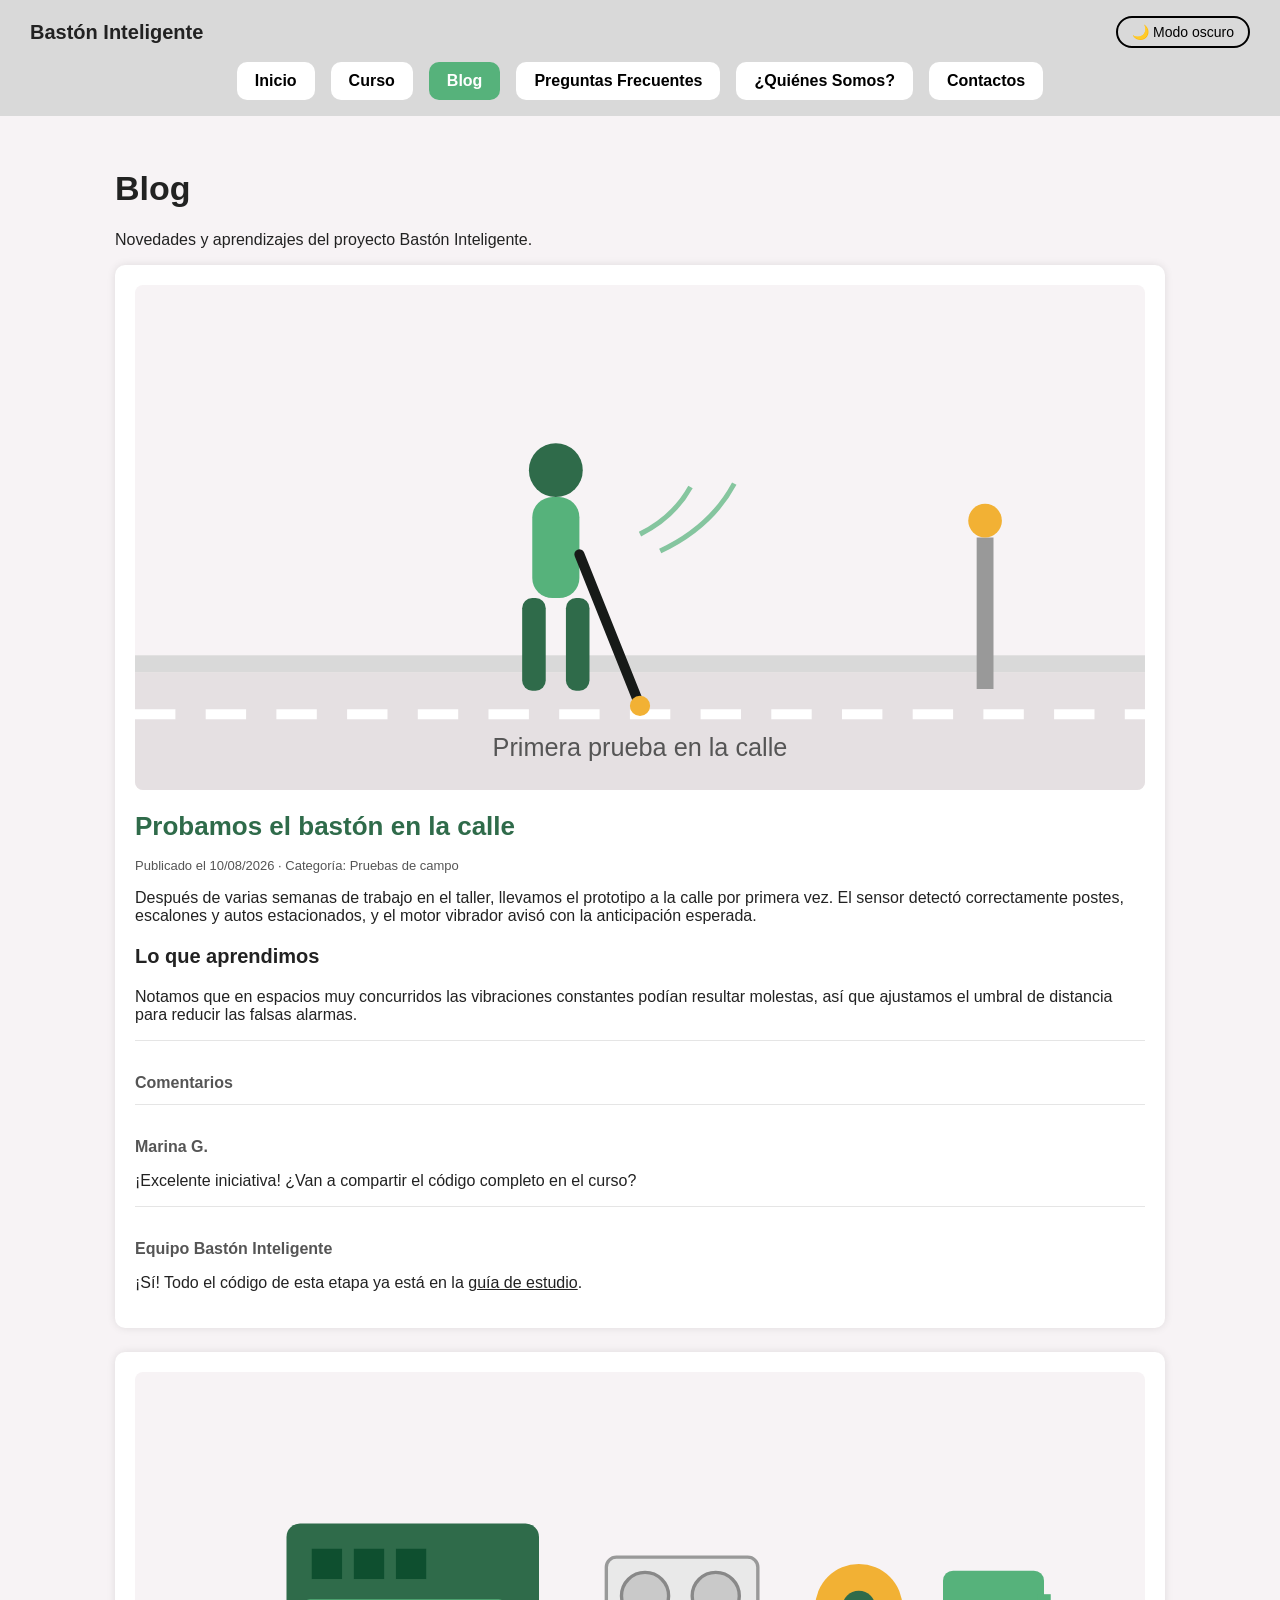
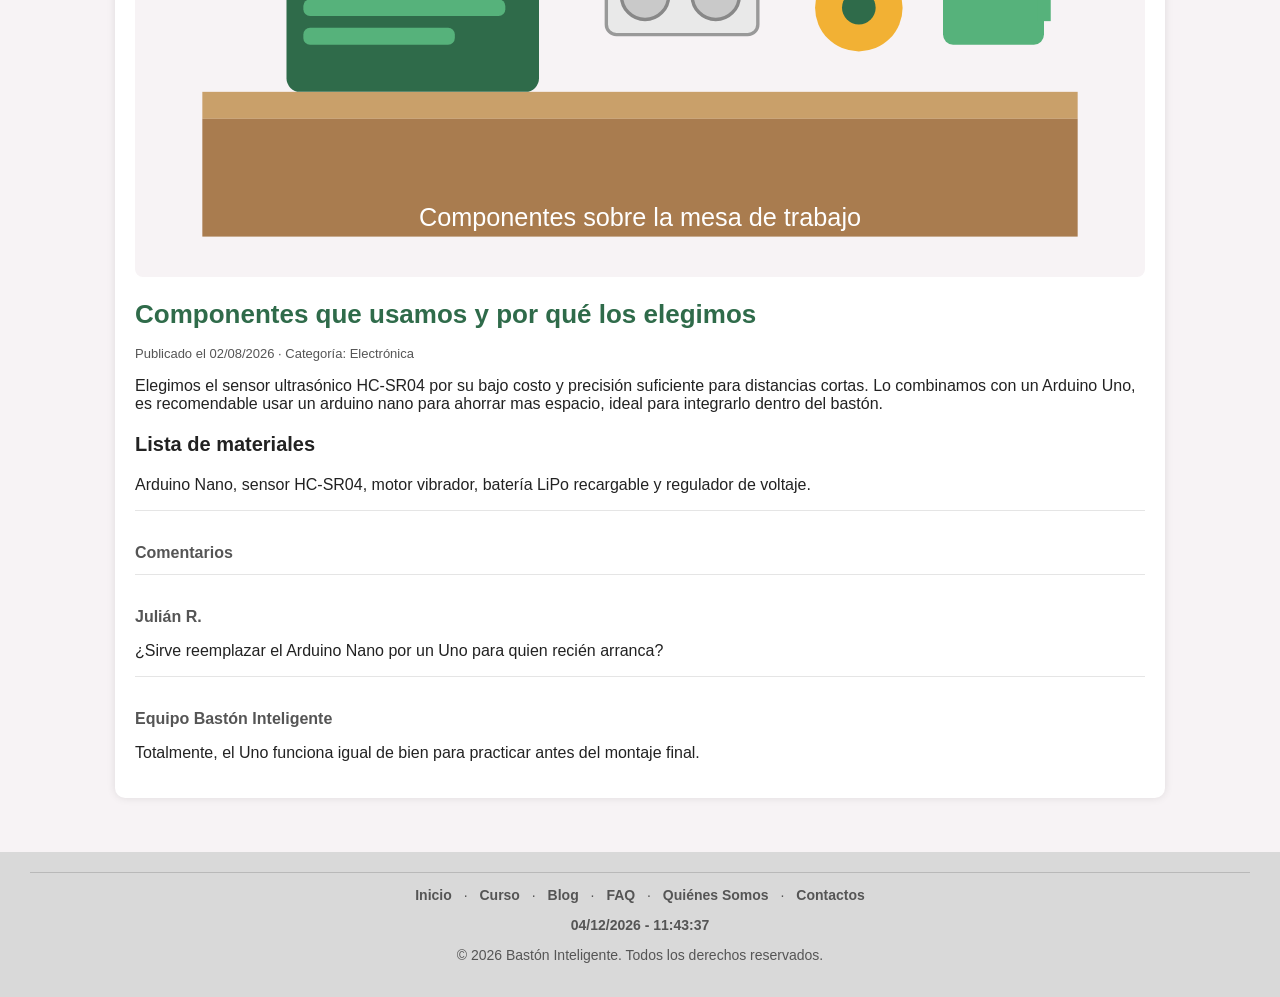
<file: blog.html>
<!DOCTYPE html>
<html lang="es">
<head>
<meta charset="UTF-8">
<meta name="viewport" content="width=device-width, initial-scale=1.0">
<title>Blog | Bastón Inteligente</title>
<meta name="description" content="Novedades, avances y consejos sobre el proyecto Bastón Inteligente: tecnología asistiva, electrónica y accesibilidad.">
<link rel="stylesheet" href="css/estilos.css">
</head>
<body>
<a href="#contenido-principal" class="skip-link">Saltar al contenido principal</a>

<header>
  <div class="top-bar">
    <a href="index.html" class="marca">Bastón Inteligente</a>
    <div style="display:flex; align-items:center; gap:10px;">
      <button id="toggle-tema" class="tema-toggle" type="button">🌙 Modo oscuro</button>
      <button class="menu-toggle" type="button" aria-expanded="false" aria-controls="menu-principal">☰ Menú</button>
    </div>
  </div>
  <nav aria-label="Navegación principal">
    <ul class="menu" id="menu-principal">
      <li><a href="index.html">Inicio</a></li>
      <li><a href="curso.html">Curso</a></li>
      <li><a href="blog.html" aria-current="page">Blog</a></li>
      <li><a href="faq.html">Preguntas Frecuentes</a></li>
      <li><a href="quienes-somos.html">¿Quiénes Somos?</a></li>
      <li><a href="contactos.html">Contactos</a></li>
    </ul>
  </nav>
</header>

<main id="contenido-principal" class="contenedor" style="display:block;">
  <h1>Blog</h1>
  <p>Novedades y aprendizajes del proyecto Bastón Inteligente.</p>

  <article class="entrada-blog">
    <img src="img/blog-post1.svg" alt="Persona probando el bastón inteligente en la calle">
    <h2>Probamos el bastón en la calle</h2>
    <p class="meta-blog">Publicado el 10/08/2026 · Categoría: Pruebas de campo</p>
    <p>
      Después de varias semanas de trabajo en el taller, llevamos el
      prototipo a la calle por primera vez. El sensor detectó correctamente
      postes, escalones y autos estacionados, y el motor vibrador avisó con
      la anticipación esperada.
    </p>
    <h3>Lo que aprendimos</h3>
    <p>
      Notamos que en espacios muy concurridos las vibraciones constantes
      podían resultar molestas, así que ajustamos el umbral de distancia
      para reducir las falsas alarmas.
    </p>

    <section class="comentario" aria-label="Comentarios de la entrada">
      <h4>Comentarios</h4>
      <div class="comentario">
        <h4>Marina G.</h4>
        <p>¡Excelente iniciativa! ¿Van a compartir el código completo en el curso?</p>
      </div>
      <div class="comentario">
        <h4>Equipo Bastón Inteligente</h4>
        <p>¡Sí! Todo el código de esta etapa ya está en la <a href="guia-estudio.html">guía de estudio</a>.</p>
      </div>
    </section>
  </article>

  <article class="entrada-blog">
    <img src="img/blog-post2.svg" alt="Componentes electrónicos del bastón sobre una mesa de trabajo">
    <h2>Componentes que usamos y por qué los elegimos</h2>
    <p class="meta-blog">Publicado el 02/08/2026 · Categoría: Electrónica</p>
    <p>
      Elegimos el sensor ultrasónico HC-SR04 por su bajo costo y precisión
      suficiente para distancias cortas. Lo combinamos con un Arduino 
      Uno, es recomendable usar un arduino nano para ahorrar mas espacio, ideal para integrarlo dentro del bastón.
    </p>
    <h3>Lista de materiales</h3>
    <p>Arduino Nano, sensor HC-SR04, motor vibrador, batería LiPo recargable y regulador de voltaje.</p>

    <section class="comentario" aria-label="Comentarios de la entrada">
      <h4>Comentarios</h4>
      <div class="comentario">
        <h4>Julián R.</h4>
        <p>¿Sirve reemplazar el Arduino Nano por un Uno para quien recién arranca?</p>
      </div>
      <div class="comentario">
        <h4>Equipo Bastón Inteligente</h4>
        <p>Totalmente, el Uno funciona igual de bien para practicar antes del montaje final.</p>
      </div>
    </section>
  </article>
</main>

<footer>
  <hr>
  <p class="footer-links">
    <a href="index.html">Inicio</a> ·
    <a href="curso.html">Curso</a> ·
    <a href="blog.html">Blog</a> ·
    <a href="faq.html">FAQ</a> ·
    <a href="quienes-somos.html">Quiénes Somos</a> ·
    <a href="contactos.html">Contactos</a>
  </p>
  <p id="reloj"></p>
  <p>© 2026 Bastón Inteligente. Todos los derechos reservados.</p>
</footer>

<script src="js/main.js"></script>
</body>
</html>
</file>
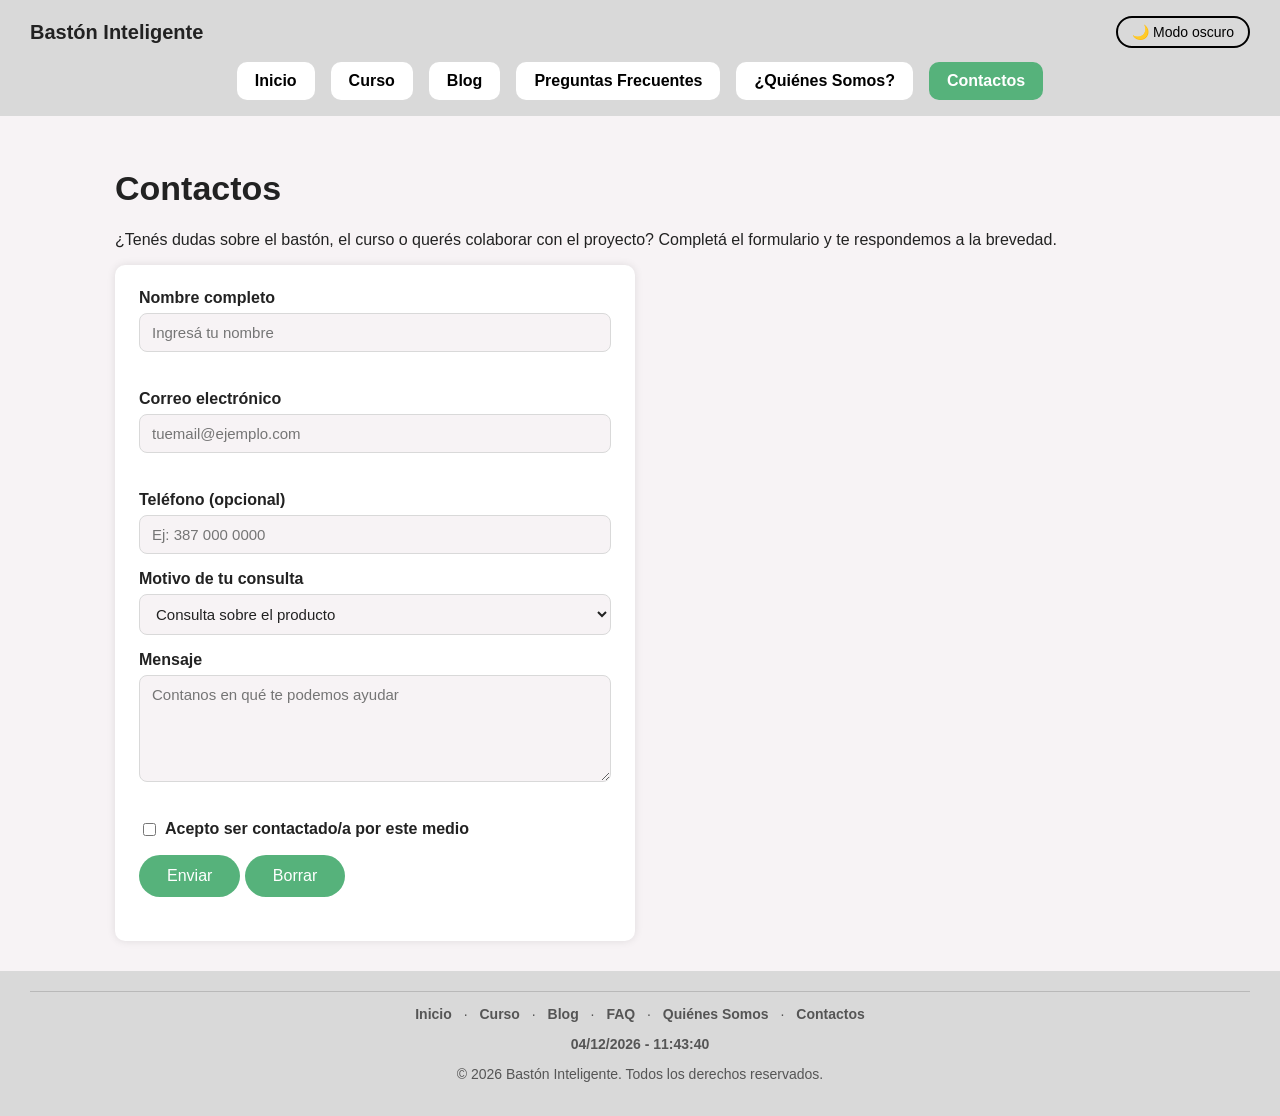
<file: contactos.html>
<!DOCTYPE html>
<html lang="es">
<head>
<meta charset="UTF-8">
<meta name="viewport" content="width=device-width, initial-scale=1.0">
<title>Contactos | Bastón Inteligente</title>
<meta name="description" content="Escribinos tus consultas sobre el Bastón Inteligente: producto, curso o colaboraciones.">
<link rel="stylesheet" href="css/estilos.css">
</head>
<body>
<a href="#contenido-principal" class="skip-link">Saltar al contenido principal</a>

<header>
  <div class="top-bar">
    <a href="index.html" class="marca">Bastón Inteligente</a>
    <div style="display:flex; align-items:center; gap:10px;">
      <button id="toggle-tema" class="tema-toggle" type="button">🌙 Modo oscuro</button>
      <button class="menu-toggle" type="button" aria-expanded="false" aria-controls="menu-principal">☰ Menú</button>
    </div>
  </div>
  <nav aria-label="Navegación principal">
    <ul class="menu" id="menu-principal">
      <li><a href="index.html">Inicio</a></li>
      <li><a href="curso.html">Curso</a></li>
      <li><a href="blog.html">Blog</a></li>
      <li><a href="faq.html">Preguntas Frecuentes</a></li>
      <li><a href="quienes-somos.html">¿Quiénes Somos?</a></li>
      <li><a href="contactos.html" aria-current="page">Contactos</a></li>
    </ul>
  </nav>
</header>

<main id="contenido-principal" class="contenedor" style="display:block;">
  <h1>Contactos</h1>
  <p>¿Tenés dudas sobre el bastón, el curso o querés colaborar con el proyecto? Completá el formulario y te respondemos a la brevedad.</p>

  <form id="form-contacto" action="/enviar-contacto" method="post" novalidate>

    <div class="campo">
      <label for="nombre">Nombre completo</label>
      <input type="text" id="nombre" name="nombre" placeholder="Ingresá tu nombre" required minlength="2">
      <span class="error" id="error-nombre"></span>
    </div>

    <div class="campo">
      <label for="email">Correo electrónico</label>
      <input type="email" id="email" name="email" placeholder="tuemail@ejemplo.com" required>
      <span class="error" id="error-email"></span>
    </div>

    <div class="campo">
      <label for="telefono">Teléfono (opcional)</label>
      <input type="tel" id="telefono" name="telefono" placeholder="Ej: 387 000 0000" pattern="[0-9 +-]{6,15}">
    </div>

    <div class="campo">
      <label for="asunto">Motivo de tu consulta</label>
      <select id="asunto" name="asunto">
        <option value="producto">Consulta sobre el producto</option>
        <option value="curso">Consulta sobre el curso</option>
        <option value="colaboracion">Quiero colaborar</option>
        <option value="otro">Otro</option>
      </select>
    </div>

    <div class="campo">
      <label for="mensaje">Mensaje</label>
      <textarea id="mensaje" name="mensaje" rows="5" placeholder="Contanos en qué te podemos ayudar" required minlength="10"></textarea>
      <span class="error" id="error-mensaje"></span>
    </div>

    <div class="campo campo-checkbox">
      <input type="checkbox" id="acepto" name="acepto" required>
      <label for="acepto">Acepto ser contactado/a por este medio</label>
    </div>

    <button type="submit">Enviar</button>
    <button type="reset">Borrar</button>

    <div id="resumen-envio" aria-live="polite"></div>
  </form>
</main>

<footer>
  <hr>
  <p class="footer-links">
    <a href="index.html">Inicio</a> ·
    <a href="curso.html">Curso</a> ·
    <a href="blog.html">Blog</a> ·
    <a href="faq.html">FAQ</a> ·
    <a href="quienes-somos.html">Quiénes Somos</a> ·
    <a href="contactos.html">Contactos</a>
  </p>
  <p id="reloj"></p>
  <p>© 2026 Bastón Inteligente. Todos los derechos reservados.</p>
</footer>

<script src="js/main.js"></script>
</body>
</html>
</file>
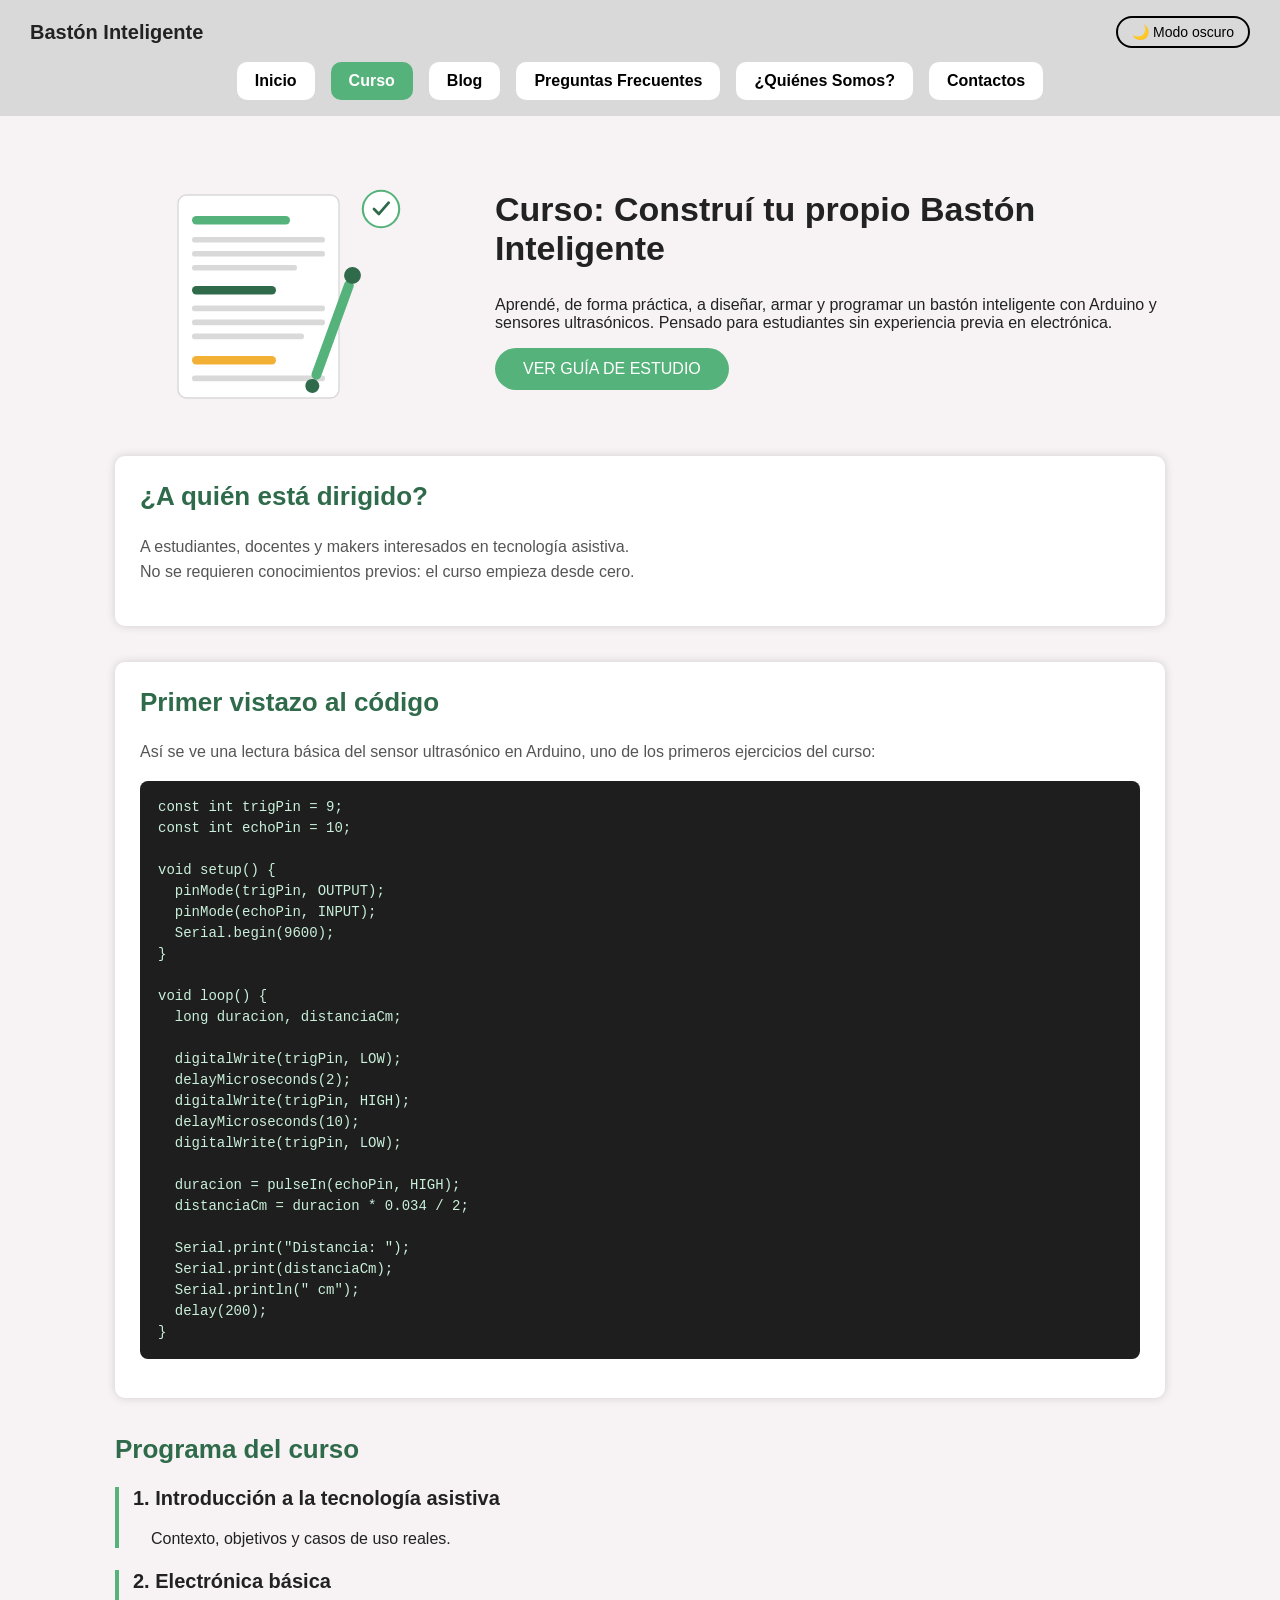
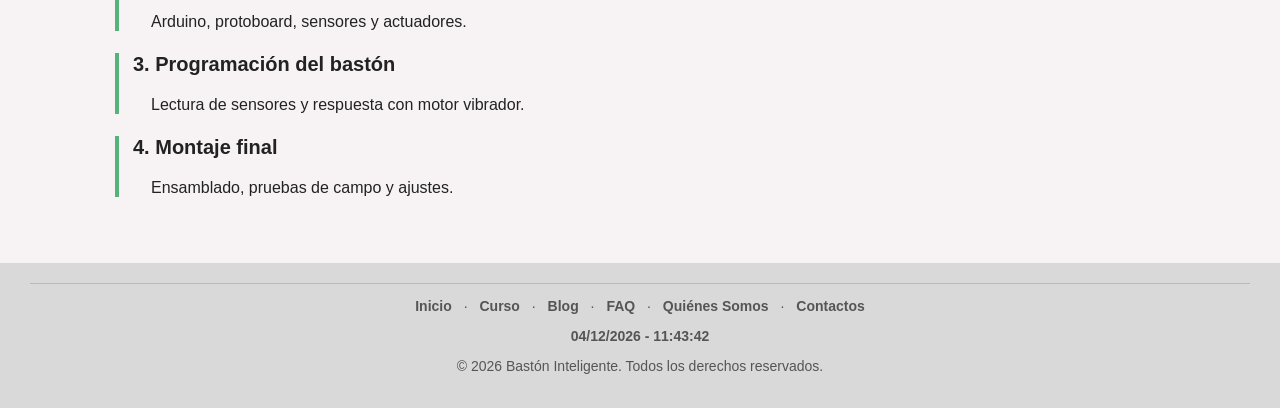
<file: curso.html>
<!DOCTYPE html>
<html lang="es">
<head>
<meta charset="UTF-8">
<meta name="viewport" content="width=device-width, initial-scale=1.0">
<title>Curso de Bastón Inteligente | Aprendé a construir tu dispositivo</title>
<meta name="description" content="Curso online para aprender a diseñar y programar un bastón inteligente con Arduino y sensores ultrasónicos, paso a paso.">
<link rel="stylesheet" href="css/estilos.css">
</head>
<body>
<a href="#contenido-principal" class="skip-link">Saltar al contenido principal</a>

<header>
  <div class="top-bar">
    <a href="index.html" class="marca">Bastón Inteligente</a>
    <div style="display:flex; align-items:center; gap:10px;">
      <button id="toggle-tema" class="tema-toggle" type="button">🌙 Modo oscuro</button>
      <button class="menu-toggle" type="button" aria-expanded="false" aria-controls="menu-principal">☰ Menú</button>
    </div>
  </div>
  <nav aria-label="Navegación principal">
    <ul class="menu" id="menu-principal">
      <li><a href="index.html">Inicio</a></li>
      <li><a href="curso.html" aria-current="page">Curso</a></li>
      <li><a href="blog.html">Blog</a></li>
      <li><a href="faq.html">Preguntas Frecuentes</a></li>
      <li><a href="quienes-somos.html">¿Quiénes Somos?</a></li>
      <li><a href="contactos.html">Contactos</a></li>
    </ul>
  </nav>
</header>

<main id="contenido-principal" class="contenedor" style="display:block;">

  <section class="hero">
    <img src="img/curso-hero.svg" alt="Ilustración de una guía de estudio junto a un bastón inteligente">
    <div class="texto">
      <h1>Curso: Construí tu propio Bastón Inteligente</h1>
      <p>
        Aprendé, de forma práctica, a diseñar, armar y programar un bastón
        inteligente con Arduino y sensores ultrasónicos. Pensado para
        estudiantes sin experiencia previa en electrónica.
      </p>
      <a class="boton" href="guia-estudio.html">VER GUÍA DE ESTUDIO</a>
    </div>
  </section>

  <section class="bloque tarjeta">
    <h2>¿A quién está dirigido?</h2>
    <p>
      A estudiantes, docentes y makers interesados en tecnología
      asistiva.<br>
      No se requieren conocimientos previos: el curso empieza desde cero.
    </p>
  </section>

  <section class="bloque tarjeta">
    <h2>Primer vistazo al código</h2>
    <p>Así se ve una lectura básica del sensor ultrasónico en Arduino, uno de los primeros ejercicios del curso:</p>
    <pre><code>const int trigPin = 9;
const int echoPin = 10;

void setup() {
  pinMode(trigPin, OUTPUT);
  pinMode(echoPin, INPUT);
  Serial.begin(9600);
}

void loop() {
  long duracion, distanciaCm;

  digitalWrite(trigPin, LOW);
  delayMicroseconds(2);
  digitalWrite(trigPin, HIGH);
  delayMicroseconds(10);
  digitalWrite(trigPin, LOW);

  duracion = pulseIn(echoPin, HIGH);
  distanciaCm = duracion * 0.034 / 2;

  Serial.print("Distancia: ");
  Serial.print(distanciaCm);
  Serial.println(" cm");
  delay(200);
}</code></pre>
  </section>

  <section class="bloque">
    <h2>Programa del curso</h2>
    <div class="guia-tema">
      <h3>1. Introducción a la tecnología asistiva</h3>
      <p class="guia-subtema">Contexto, objetivos y casos de uso reales.</p>
    </div>
    <div class="guia-tema">
      <h3>2. Electrónica básica</h3>
      <p class="guia-subtema">Arduino, protoboard, sensores y actuadores.</p>
    </div>
    <div class="guia-tema">
      <h3>3. Programación del bastón</h3>
      <p class="guia-subtema">Lectura de sensores y respuesta con motor vibrador.</p>
    </div>
    <div class="guia-tema">
      <h3>4. Montaje final</h3>
      <p class="guia-subtema">Ensamblado, pruebas de campo y ajustes.</p>
    </div>
  </section>

</main>

<footer>
  <hr>
  <p class="footer-links">
    <a href="index.html">Inicio</a> ·
    <a href="curso.html">Curso</a> ·
    <a href="blog.html">Blog</a> ·
    <a href="faq.html">FAQ</a> ·
    <a href="quienes-somos.html">Quiénes Somos</a> ·
    <a href="contactos.html">Contactos</a>
  </p>
  <p id="reloj"></p>
  <p>© 2026 Bastón Inteligente. Todos los derechos reservados.</p>
</footer>

<script src="js/main.js"></script>
</body>
</html>
</file>
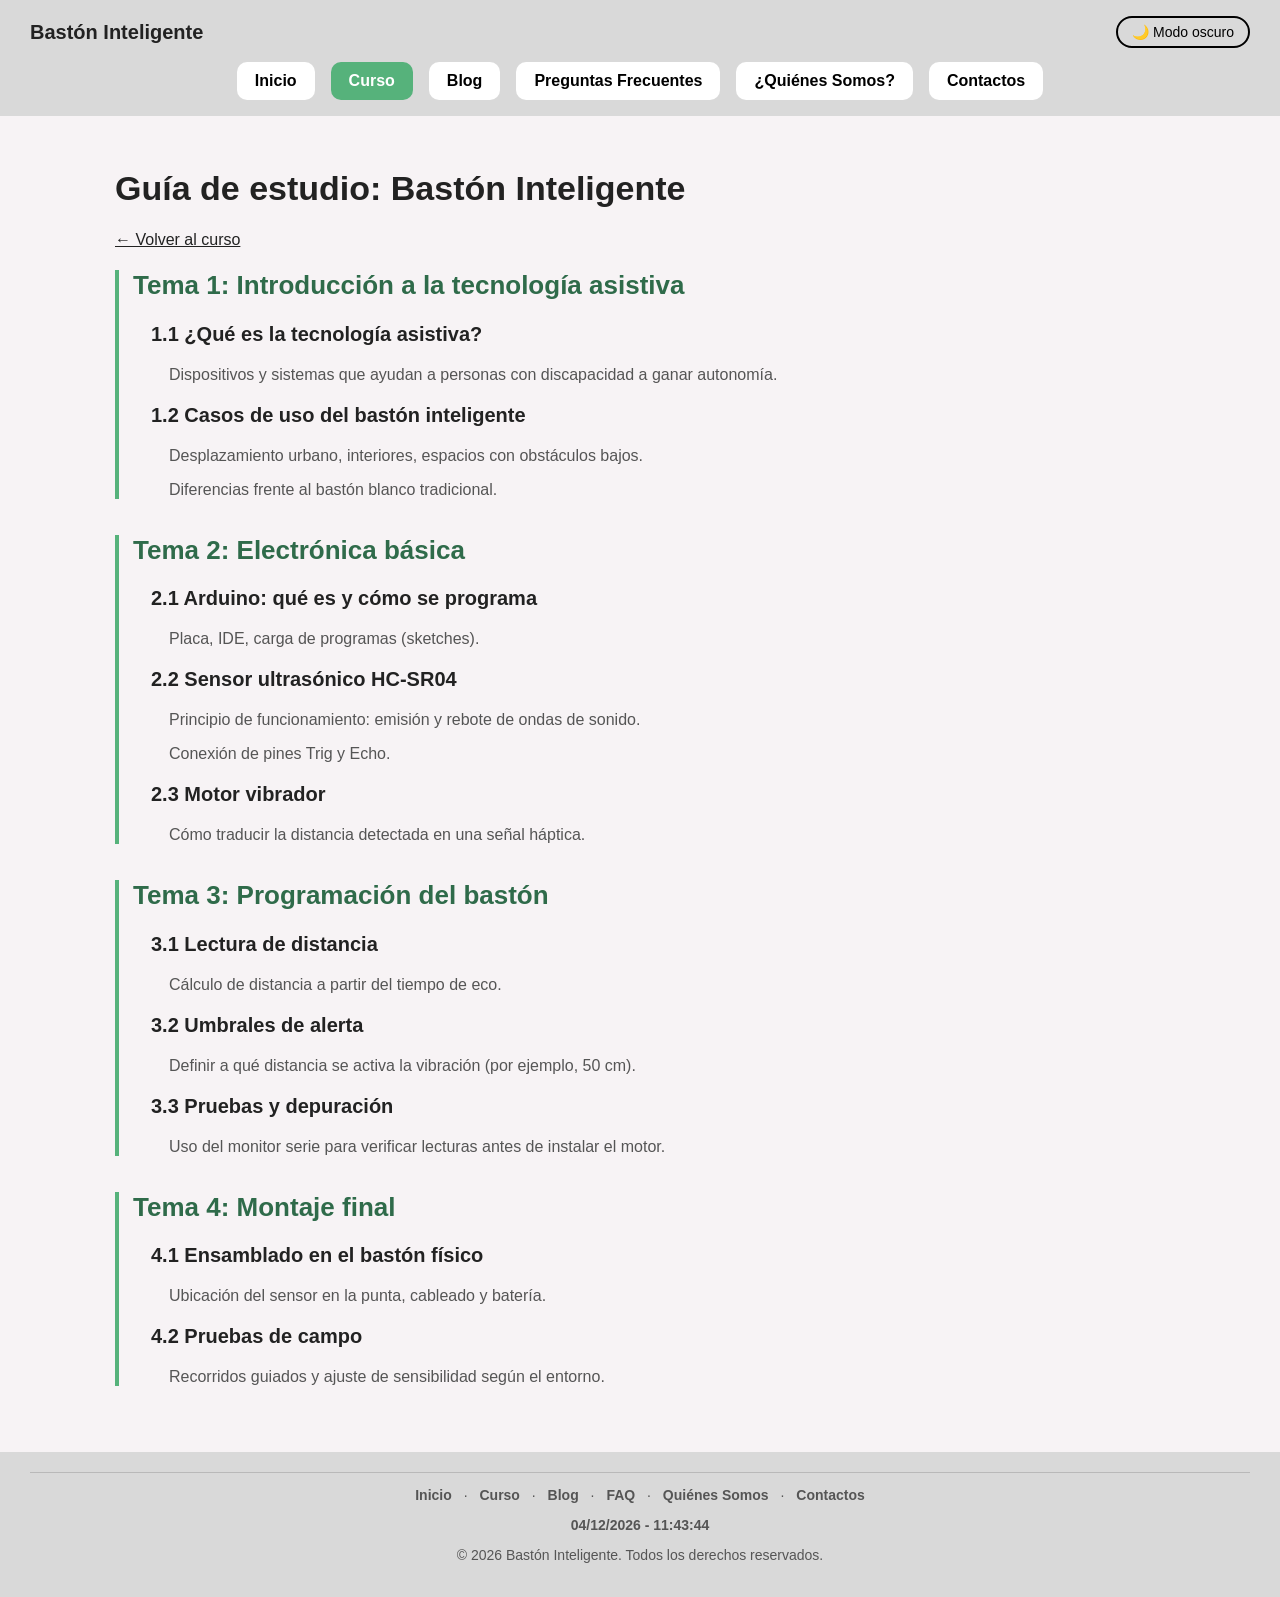
<file: guia-estudio.html>
<!DOCTYPE html>
<html lang="es">
<head>
<meta charset="UTF-8">
<meta name="viewport" content="width=device-width, initial-scale=1.0">
<title>Guía de estudio | Curso Bastón Inteligente</title>
<meta name="description" content="Guía de estudio completa del curso de Bastón Inteligente: temas, subtemas y detalles organizados con encabezados HTML.">
<link rel="stylesheet" href="css/estilos.css">
</head>
<body>
<a href="#contenido-principal" class="skip-link">Saltar al contenido principal</a>

<header>
  <div class="top-bar">
    <a href="index.html" class="marca">Bastón Inteligente</a>
    <div style="display:flex; align-items:center; gap:10px;">
      <button id="toggle-tema" class="tema-toggle" type="button">🌙 Modo oscuro</button>
      <button class="menu-toggle" type="button" aria-expanded="false" aria-controls="menu-principal">☰ Menú</button>
    </div>
  </div>
  <nav aria-label="Navegación principal">
    <ul class="menu" id="menu-principal">
      <li><a href="index.html">Inicio</a></li>
      <li><a href="curso.html" aria-current="page">Curso</a></li>
      <li><a href="blog.html">Blog</a></li>
      <li><a href="faq.html">Preguntas Frecuentes</a></li>
      <li><a href="quienes-somos.html">¿Quiénes Somos?</a></li>
      <li><a href="contactos.html">Contactos</a></li>
    </ul>
  </nav>
</header>

<main id="contenido-principal" class="contenedor" style="display:block;">
  <h1>Guía de estudio: Bastón Inteligente</h1>
  <p><a href="curso.html">← Volver al curso</a></p>

  <section class="bloque guia-tema">
    <h2>Tema 1: Introducción a la tecnología asistiva</h2>

    <h3 class="guia-subtema">1.1 ¿Qué es la tecnología asistiva?</h3>
    <p class="guia-detalle">Dispositivos y sistemas que ayudan a personas con discapacidad a ganar autonomía.</p>

    <h3 class="guia-subtema">1.2 Casos de uso del bastón inteligente</h3>
    <p class="guia-detalle">Desplazamiento urbano, interiores, espacios con obstáculos bajos.</p>
    <p class="guia-detalle">Diferencias frente al bastón blanco tradicional.</p>
  </section>

  <section class="bloque guia-tema">
    <h2>Tema 2: Electrónica básica</h2>

    <h3 class="guia-subtema">2.1 Arduino: qué es y cómo se programa</h3>
    <p class="guia-detalle">Placa, IDE, carga de programas (sketches).</p>

    <h3 class="guia-subtema">2.2 Sensor ultrasónico HC-SR04</h3>
    <p class="guia-detalle">Principio de funcionamiento: emisión y rebote de ondas de sonido.</p>
    <p class="guia-detalle">Conexión de pines Trig y Echo.</p>

    <h3 class="guia-subtema">2.3 Motor vibrador</h3>
    <p class="guia-detalle">Cómo traducir la distancia detectada en una señal háptica.</p>
  </section>

  <section class="bloque guia-tema">
    <h2>Tema 3: Programación del bastón</h2>

    <h3 class="guia-subtema">3.1 Lectura de distancia</h3>
    <p class="guia-detalle">Cálculo de distancia a partir del tiempo de eco.</p>

    <h3 class="guia-subtema">3.2 Umbrales de alerta</h3>
    <p class="guia-detalle">Definir a qué distancia se activa la vibración (por ejemplo, 50 cm).</p>

    <h3 class="guia-subtema">3.3 Pruebas y depuración</h3>
    <p class="guia-detalle">Uso del monitor serie para verificar lecturas antes de instalar el motor.</p>
  </section>

  <section class="bloque guia-tema">
    <h2>Tema 4: Montaje final</h2>

    <h3 class="guia-subtema">4.1 Ensamblado en el bastón físico</h3>
    <p class="guia-detalle">Ubicación del sensor en la punta, cableado y batería.</p>

    <h3 class="guia-subtema">4.2 Pruebas de campo</h3>
    <p class="guia-detalle">Recorridos guiados y ajuste de sensibilidad según el entorno.</p>
  </section>
</main>

<footer>
  <hr>
  <p class="footer-links">
    <a href="index.html">Inicio</a> ·
    <a href="curso.html">Curso</a> ·
    <a href="blog.html">Blog</a> ·
    <a href="faq.html">FAQ</a> ·
    <a href="quienes-somos.html">Quiénes Somos</a> ·
    <a href="contactos.html">Contactos</a>
  </p>
  <p id="reloj"></p>
  <p>© 2026 Bastón Inteligente. Todos los derechos reservados.</p>
</footer>

<script src="js/main.js"></script>
</body>
</html>
</file>
<file: css/estilos.css>
:root{
  --verde:#56b27b;
  --verde-oscuro:#2f6b4a;
  --fondo:#f7f3f5;
  --superficie:#ffffff;
  --gris:#D9D9D9;
  --texto:#222222;
  --texto-suave:#555555;
  --amarillo:#f2b134;
  --radio:10px;
}

body.modo-oscuro{
  --fondo:#171a18;
  --superficie:#222623;
  --gris:#333733;
  --texto:#eef1ee;
  --texto-suave:#c6cbc6;
}

*{ box-sizing:border-box; }

body{
  margin:0;
  font-family:Arial, Helvetica, sans-serif;
  background:var(--fondo);
  color:var(--texto);
  transition:background .3s, color .3s;
}

a{ color:inherit; }

/* ---------- Accesibilidad: enlace "saltar al contenido" ---------- */
.skip-link{
  position:absolute;
  left:-999px;
  top:auto;
  background:var(--verde-oscuro);
  color:#ffffff;
  padding:10px 18px;
  border-radius:0 0 8px 0;
  z-index:200;
  font-weight:bold;
  text-decoration:none;
}
.skip-link:focus{
  left:0;
  top:0;
}

/* Foco visible en toda navegación por teclado */
a:focus-visible, button:focus-visible, input:focus-visible,
select:focus-visible, textarea:focus-visible, summary:focus-visible{
  outline:3px solid var(--amarillo);
  outline-offset:2px;
}

img{ max-width:100%; display:block; }

/* ---------- Header / nav ---------- */
header{
  background:var(--gris);
  padding:16px 30px;
}

.top-bar{
  display:flex;
  justify-content:space-between;
  align-items:center;
  gap:16px;
  flex-wrap:wrap;
}

.marca{
  font-weight:bold;
  font-size:20px;
  text-decoration:none;
}

.menu-toggle{
  display:none;
  background:var(--verde);
  color:white;
  border:none;
  border-radius:8px;
  padding:8px 14px;
  font-size:16px;
  cursor:pointer;
}

.menu{
  display:flex;
  justify-content:center;
  align-items:center;
  gap:16px;
  flex-wrap:wrap;
  list-style:none;
  margin:14px 0 0;
  padding:0;
}

.menu a{
  text-decoration:none;
  color:black;
  background:white;
  padding:10px 18px;
  border-radius:10px;
  font-weight:bold;
  transition:.3s;
  display:inline-block;
}

.menu a:hover, .menu a:focus, .menu a[aria-current="page"], .menu a.active{
  background:var(--verde);
  color:white;
  outline:none;
}

body.modo-oscuro .menu a{
  background:var(--superficie);
  color:var(--texto);
}

/* ---------- Layout general ---------- */
main{
  display:flex;
  justify-content:space-between;
  padding:25px;
  gap:20px;
  flex-wrap:wrap;
}

.contenedor{
  max-width:1100px;
  margin:0 auto;
  padding:30px 25px;
}

.galeria{ width:18%; min-width:150px; }

.contenido{ width:45%; min-width:280px; text-align:center; }

.faq{ width:30%; min-width:250px; }

.contenido h1{ font-size:38px; margin-bottom:20px; }

button, .boton{
  background:var(--verde);
  color:white;
  border:none;
  border-radius:30px;
  padding:12px 28px;
  font-size:16px;
  cursor:pointer;
  margin-bottom:20px;
  text-decoration:none;
  display:inline-block;
}

button:hover, .boton:hover{ background:var(--verde-oscuro); }

.tarjeta{
  background:var(--superficie);
  border-radius:var(--radio);
  padding:25px;
  text-align:left;
  box-shadow:0 0 10px rgba(0,0,0,.15);
  margin-bottom:20px;
}

.tarjeta h2{ margin-top:0; }
.tarjeta p{ line-height:1.6; color:var(--texto-suave); }

/* Galería con miniaturas / lightbox */
.imagen{
  background:var(--superficie);
  border-radius:var(--radio);
  padding:10px;
  margin-bottom:16px;
  text-align:center;
  cursor:pointer;
  box-shadow:0 0 6px rgba(0,0,0,.1);
}
.imagen img{ border-radius:6px; }
.imagen p{ margin:8px 0 0; font-size:14px; }

.lightbox{
  position:fixed; inset:0;
  background:rgba(0,0,0,.75);
  display:none;
  align-items:center;
  justify-content:center;
  z-index:100;
  flex-direction:column;
  gap:14px;
}
.lightbox.activo{ display:flex; }
.lightbox img{ max-width:80vw; max-height:70vh; border-radius:8px; }
.lightbox-controles{ display:flex; gap:16px; }
.lightbox-controles button{ margin-bottom:0; }

/* FAQ / details */
details{
  background:var(--superficie);
  border-radius:var(--radio);
  padding:14px 18px;
  margin-bottom:12px;
  box-shadow:0 0 6px rgba(0,0,0,.08);
}
summary{ font-weight:bold; cursor:pointer; }

/* ---------- Footer ---------- */
footer{
  background:var(--gris);
  padding:20px 30px;
  text-align:center;
  color:var(--texto-suave);
  font-size:14px;
}
footer hr{
  border:none;
  border-top:1px solid rgba(0,0,0,.15);
  margin:0 0 14px;
}
.footer-links{ margin-bottom:10px; }
.footer-links a{ margin:0 8px; text-decoration:none; font-weight:bold; }
#reloj{ font-weight:bold; }

/* ---------- Secciones internas (curso, blog, faq, quienes somos, cv) ---------- */
section.bloque{ margin-bottom:36px; }

h1{ font-size:34px; }
h2{ font-size:26px; color:var(--verde-oscuro); }
h3{ font-size:20px; }
h4{ font-size:16px; color:var(--texto-suave); }

.hero{
  display:flex;
  align-items:center;
  gap:30px;
  flex-wrap:wrap;
  margin-bottom:30px;
}
.hero img{ flex:1 1 280px; max-width:350px; }
.hero .texto{ flex:2 1 320px; }

.guia-tema{ margin-bottom:22px; padding-left:14px; border-left:4px solid var(--verde); }
.guia-subtema{ margin-left:18px; }
.guia-detalle{ margin-left:36px; color:var(--texto-suave); }

pre{
  background:#1e1e1e;
  color:#c9f0da;
  padding:16px 18px;
  border-radius:8px;
  overflow-x:auto;
  font-size:14px;
  line-height:1.5;
}

.entrada-blog{
  background:var(--superficie);
  border-radius:var(--radio);
  padding:20px;
  margin-bottom:24px;
  box-shadow:0 0 8px rgba(0,0,0,.1);
}
.entrada-blog img{ border-radius:8px; margin-bottom:12px; }
.meta-blog{ color:var(--texto-suave); font-size:13px; margin-top:-6px; }

.comentario{
  border-top:1px solid rgba(0,0,0,.1);
  padding-top:12px;
  margin-top:12px;
}
.comentario h4{ margin-bottom:4px; }

/* ---------- Formularios ---------- */
form{
  background:var(--superficie);
  padding:24px;
  border-radius:var(--radio);
  box-shadow:0 0 8px rgba(0,0,0,.1);
  max-width:520px;
}
.campo{ margin-bottom:16px; display:flex; flex-direction:column; gap:6px; }
.campo label{ font-weight:bold; }
.campo input, .campo select, .campo textarea{
  padding:10px 12px;
  border:1px solid var(--gris);
  border-radius:8px;
  font-family:inherit;
  font-size:15px;
  background:var(--fondo);
  color:var(--texto);
}
.campo input:focus, .campo select:focus, .campo textarea:focus{
  outline:2px solid var(--verde);
}
.error{ color:#c0392b; font-size:13px; min-height:16px; }
.campo-checkbox{ flex-direction:row; align-items:center; }
#resumen-envio{
  background:var(--fondo);
  border:1px dashed var(--verde);
  border-radius:8px;
  padding:14px;
  margin-top:16px;
  display:none;
}
#resumen-envio.activo{ display:block; }

/* ---------- CV ---------- */
.cv-header{ display:flex; gap:24px; align-items:center; flex-wrap:wrap; margin-bottom:20px;}
.cv-header img{ width:120px; border-radius:50%; }
.cv-seccion{ margin-bottom:24px; }
.cv-item{ margin-bottom:12px; }
.cv-item h3{ margin-bottom:2px; }
.cv-item .periodo{ color:var(--texto-suave); font-size:14px; }
.cv-lista{ display:flex; flex-wrap:wrap; gap:8px; list-style:none; padding:0; }
.cv-lista li{ background:var(--fondo); border:1px solid var(--gris); padding:6px 12px; border-radius:20px; font-size:14px; }

/* ---------- Modo oscuro toggle ---------- */
.tema-toggle{
  background:transparent;
  color:black;
  border:2px solid black;
  border-radius:20px;
  padding:6px 14px;
  font-size:14px;
  margin:0;
}
body.modo-oscuro .tema-toggle{ color:var(--texto); border-color:var(--texto); }

/* ---------- Responsive ---------- */
@media (max-width: 850px){
  main{ flex-direction:column; }
  .galeria, .contenido, .faq{ width:100%; }
  .menu-toggle{ display:inline-block; }
  .menu{ display:none; flex-direction:column; align-items:stretch; }
  .menu.abierto{ display:flex; }
  .hero{ flex-direction:column; }
}
</file>
